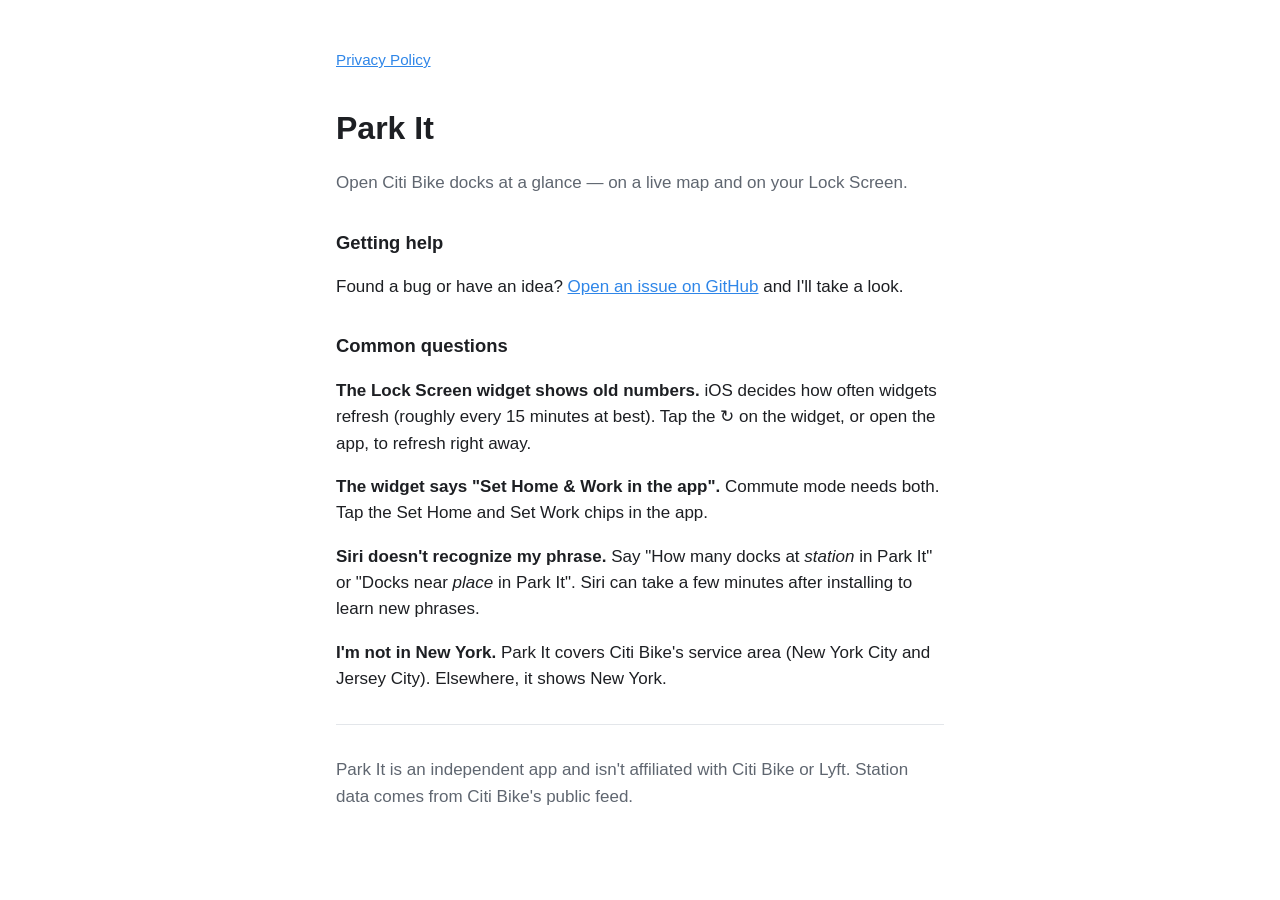
<file: docs/index.html>
<!doctype html>
<html lang="en">
<head>
  <meta charset="utf-8">
  <meta name="viewport" content="width=device-width, initial-scale=1">
  <title>Park It — Support</title>
  <link rel="stylesheet" href="style.css">
</head>
<body>
<main>
  <nav><a href="privacy.html">Privacy Policy</a></nav>
  <h1>Park It</h1>
  <p class="muted">Open Citi Bike docks at a glance — on a live map and on your Lock Screen.</p>

  <h2>Getting help</h2>
  <p>Found a bug or have an idea? <a href="https://github.com/nshampoo/citibike-parking/issues">Open an issue on GitHub</a> and I'll take a look.</p>

  <h2>Common questions</h2>
  <p><strong>The Lock Screen widget shows old numbers.</strong> iOS decides how often widgets refresh (roughly every 15 minutes at best). Tap the ↻ on the widget, or open the app, to refresh right away.</p>
  <p><strong>The widget says "Set Home &amp; Work in the app".</strong> Commute mode needs both. Tap the Set Home and Set Work chips in the app.</p>
  <p><strong>Siri doesn't recognize my phrase.</strong> Say "How many docks at <em>station</em> in Park It" or "Docks near <em>place</em> in Park It". Siri can take a few minutes after installing to learn new phrases.</p>
  <p><strong>I'm not in New York.</strong> Park It covers Citi Bike's service area (New York City and Jersey City). Elsewhere, it shows New York.</p>

  <hr>
  <p class="muted">Park It is an independent app and isn't affiliated with Citi Bike or Lyft. Station data comes from Citi Bike's public feed.</p>
</main>
</body>
</html>
</file>
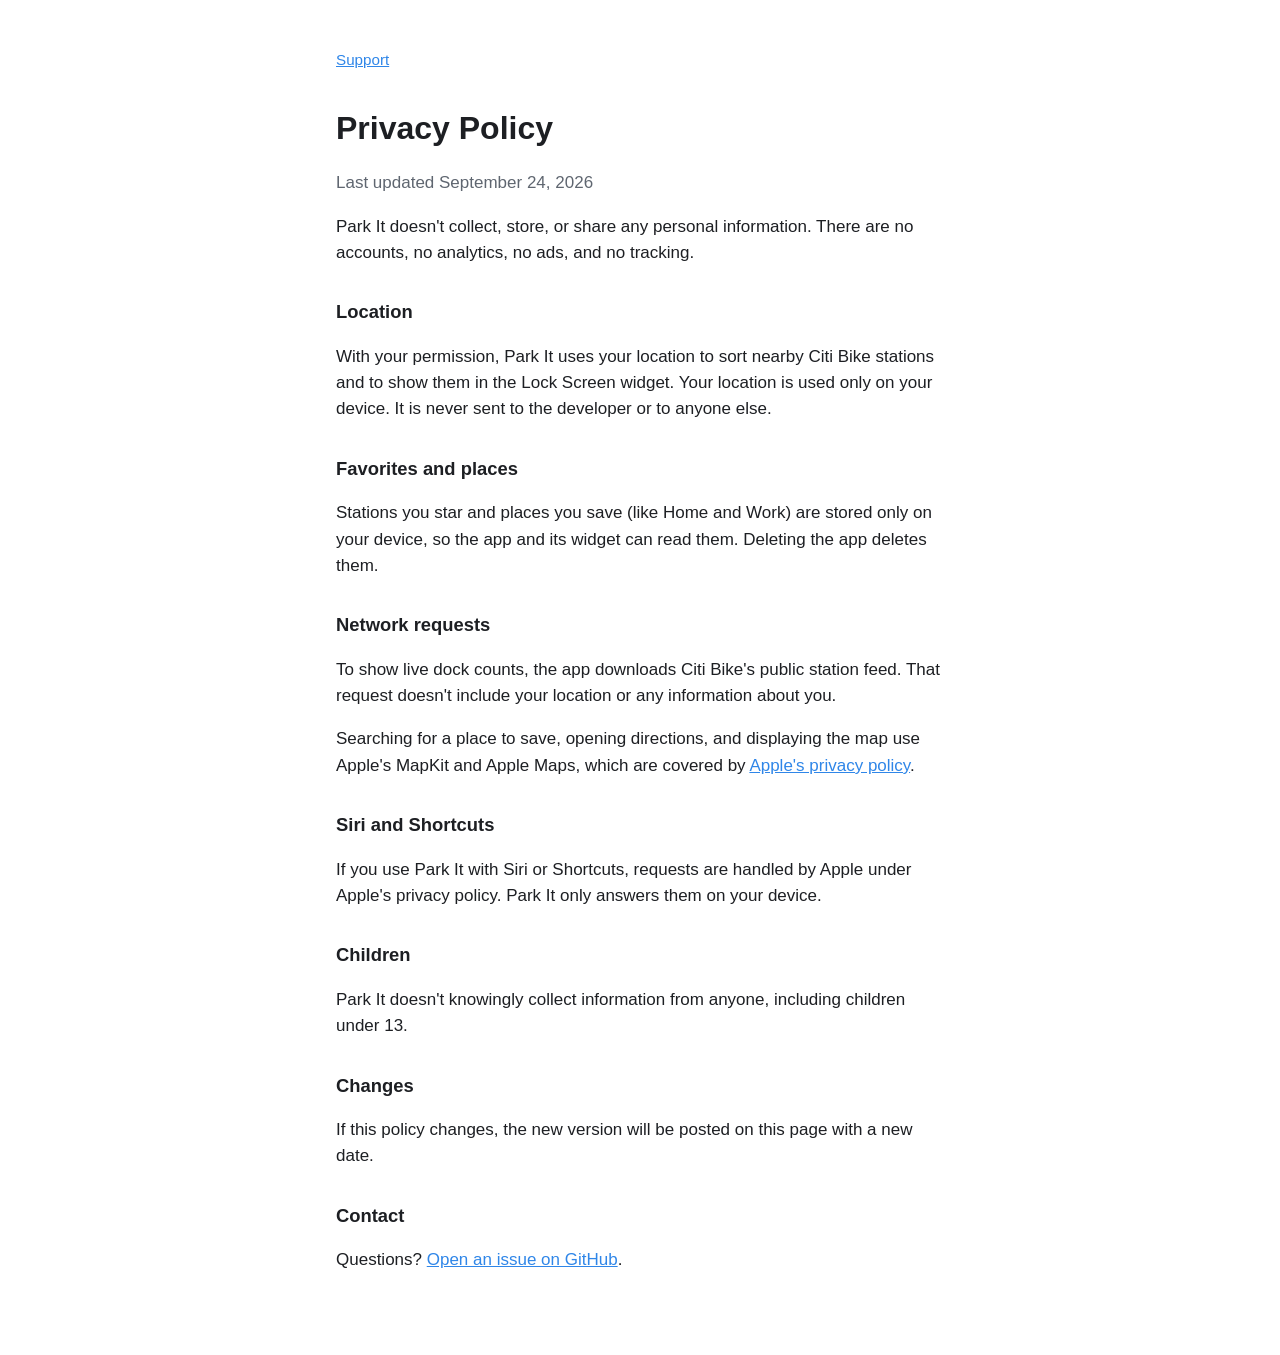
<file: docs/privacy.html>
<!doctype html>
<html lang="en">
<head>
  <meta charset="utf-8">
  <meta name="viewport" content="width=device-width, initial-scale=1">
  <title>Park It — Privacy Policy</title>
  <link rel="stylesheet" href="style.css">
</head>
<body>
<main>
  <nav><a href="index.html">Support</a></nav>
  <h1>Privacy Policy</h1>
  <p class="muted">Last updated September 24, 2026</p>

  <p>Park It doesn't collect, store, or share any personal information. There are no accounts, no analytics, no ads, and no tracking.</p>

  <h2>Location</h2>
  <p>With your permission, Park It uses your location to sort nearby Citi Bike stations and to show them in the Lock Screen widget. Your location is used only on your device. It is never sent to the developer or to anyone else.</p>

  <h2>Favorites and places</h2>
  <p>Stations you star and places you save (like Home and Work) are stored only on your device, so the app and its widget can read them. Deleting the app deletes them.</p>

  <h2>Network requests</h2>
  <p>To show live dock counts, the app downloads Citi Bike's public station feed. That request doesn't include your location or any information about you.</p>
  <p>Searching for a place to save, opening directions, and displaying the map use Apple's MapKit and Apple Maps, which are covered by <a href="https://www.apple.com/legal/privacy/">Apple's privacy policy</a>.</p>

  <h2>Siri and Shortcuts</h2>
  <p>If you use Park It with Siri or Shortcuts, requests are handled by Apple under Apple's privacy policy. Park It only answers them on your device.</p>

  <h2>Children</h2>
  <p>Park It doesn't knowingly collect information from anyone, including children under 13.</p>

  <h2>Changes</h2>
  <p>If this policy changes, the new version will be posted on this page with a new date.</p>

  <h2>Contact</h2>
  <p>Questions? <a href="https://github.com/nshampoo/citibike-parking/issues">Open an issue on GitHub</a>.</p>
</main>
</body>
</html>
</file>
<file: docs/style.css>
:root { --bg: #ffffff; --fg: #1d1f23; --muted: #5f6670; --accent: #2f86e8; --rule: #e3e6ea; }
@media (prefers-color-scheme: dark) {
  :root { --bg: #111316; --fg: #e8eaed; --muted: #9aa1ab; --accent: #6fb4ff; --rule: #2a2e35; }
}
* { box-sizing: border-box; }
body { margin: 0; background: var(--bg); color: var(--fg);
       font: 17px/1.55 -apple-system, BlinkMacSystemFont, "Helvetica Neue", sans-serif; }
main { max-width: 640px; margin: 0 auto; padding: 48px 16px 64px; }
h1 { font-size: 2rem; margin: 0 0 4px; }
h2 { font-size: 1.15rem; margin: 32px 0 8px; }
p, li { color: var(--fg); }
.muted { color: var(--muted); }
a { color: var(--accent); }
hr { border: 0; border-top: 1px solid var(--rule); margin: 32px 0; }
nav { font-size: 0.95rem; margin-bottom: 32px; }
</file>
